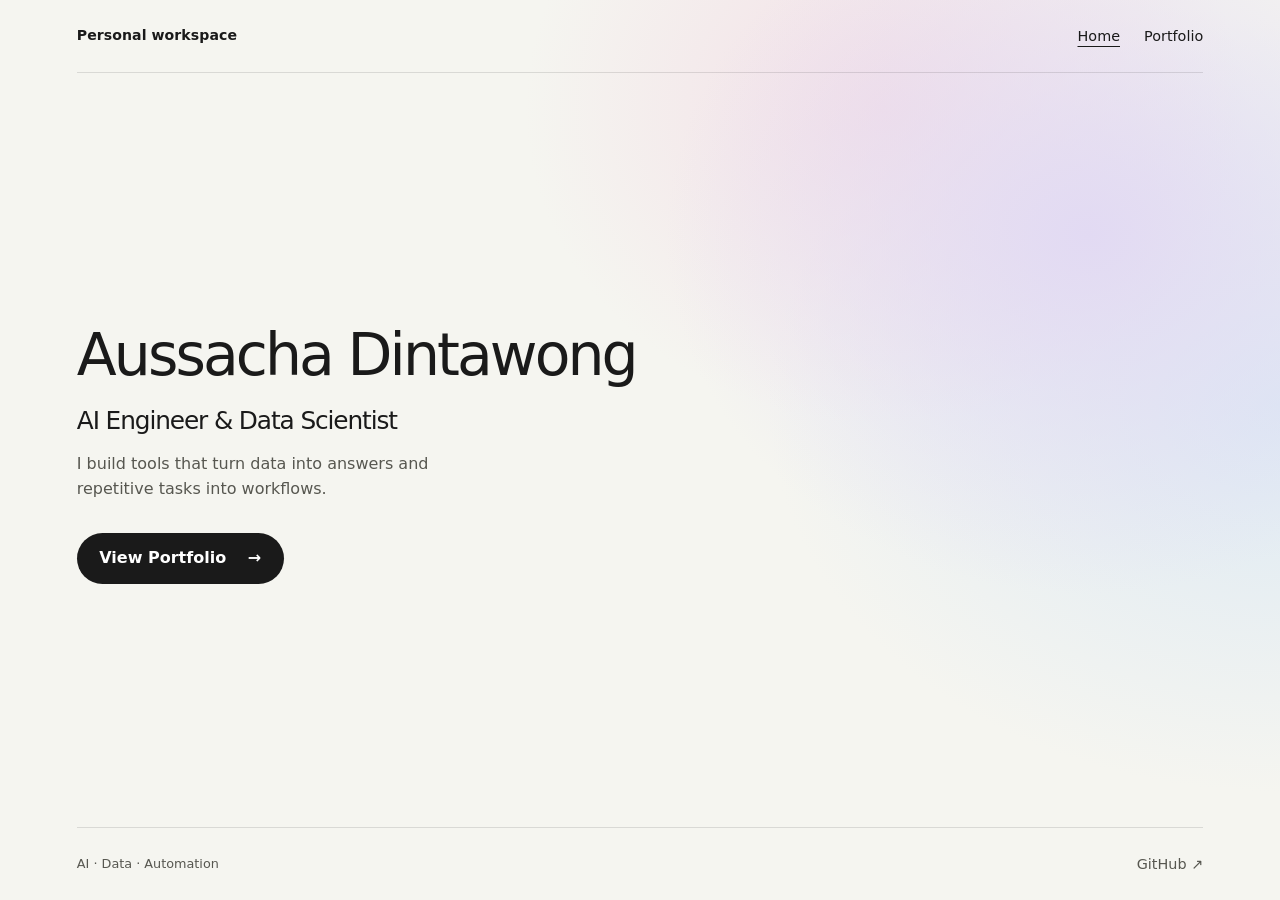
<file: index.html>
<!doctype html>
<html lang="en">
<head>
  <meta charset="utf-8">
  <meta name="viewport" content="width=device-width, initial-scale=1">
  <meta name="theme-color" content="#f5f5f0">
  <meta name="description" content="Explore work in applied AI, data science, and automation.">
  <title>Home · Aussacha Dintawong</title>
  <link rel="stylesheet" href="/style.css?v=home-2">
</head>
<body>
  <header><span class="mark">Personal workspace</span><nav aria-label="Main navigation"><a href="/" aria-current="page">Home</a><a href="/portfolio/">Portfolio</a></nav></header>
  <main><div class="intro">
    <h1>Aussacha Dintawong</h1>
    <p class="role">AI Engineer &amp; Data Scientist</p>
    <p class="summary">I build tools that turn data into answers and repetitive tasks into workflows.</p>
    <a class="button" href="/portfolio/">View Portfolio <span aria-hidden="true">→</span></a>
  </div></main>
  <footer><span>AI · Data · Automation</span><a href="https://github.com/Aussachaa">GitHub <span aria-hidden="true">↗</span></a></footer>
</body>
</html>
</file>
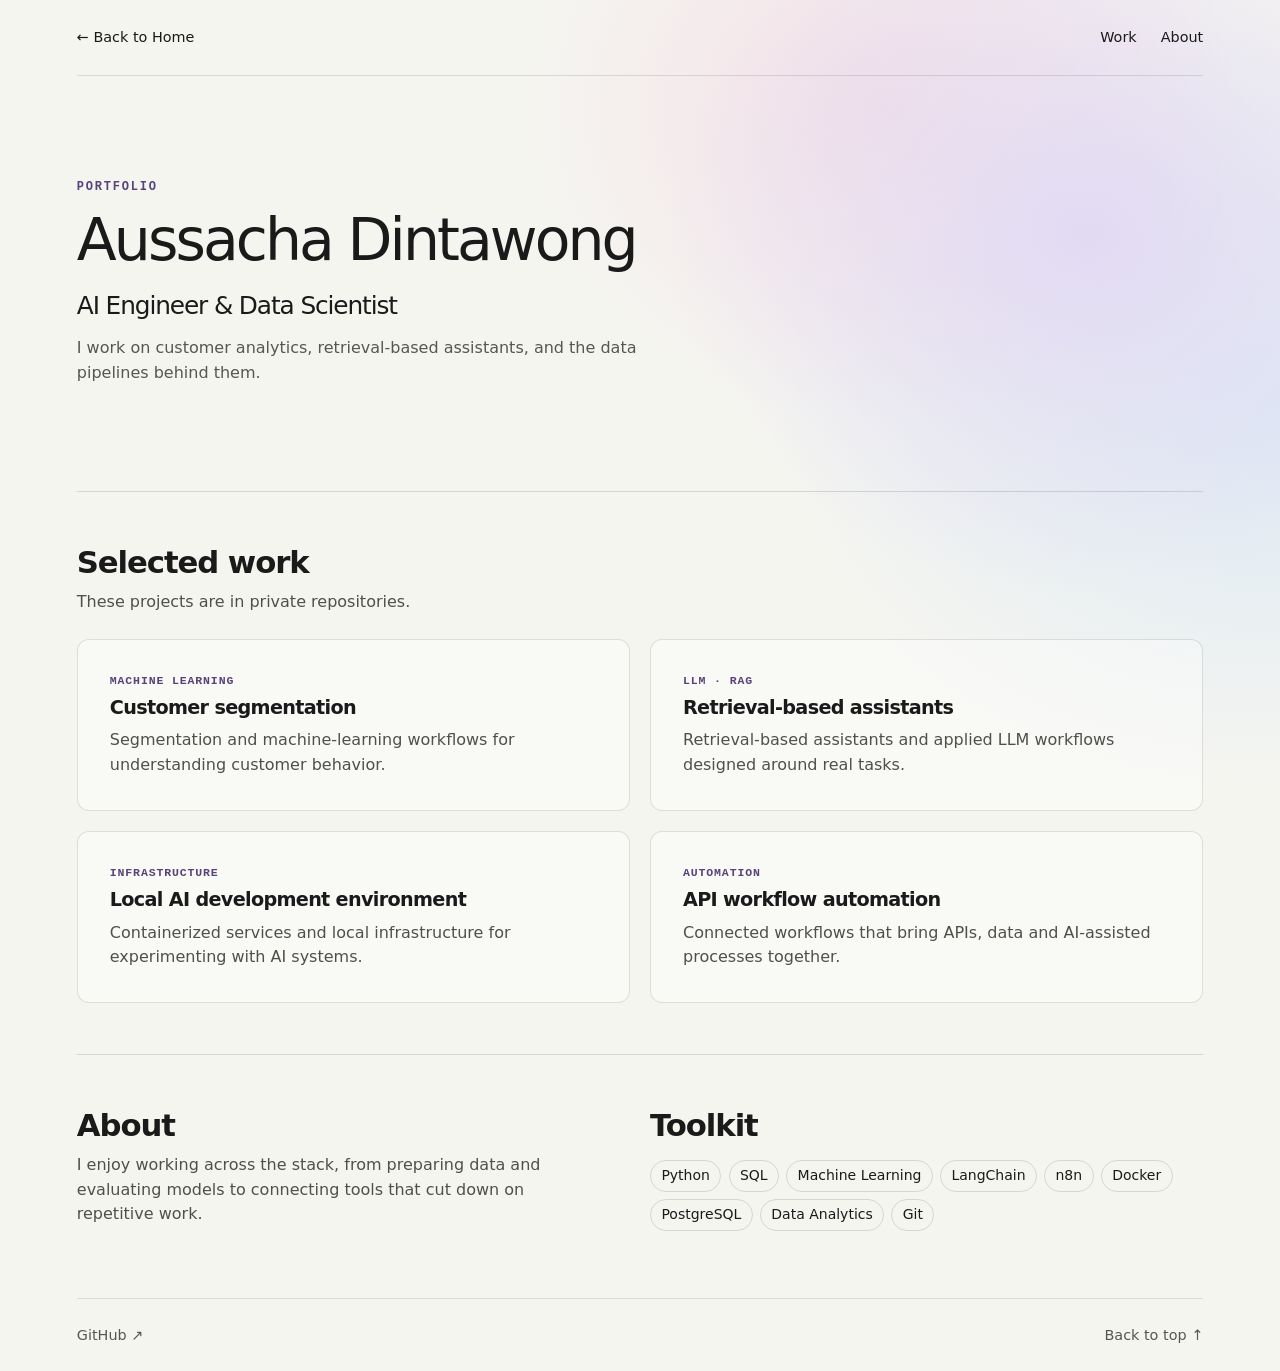
<file: portfolio/index.html>
<!doctype html>
<html lang="en">
<head>
  <meta charset="utf-8">
  <meta name="viewport" content="width=device-width, initial-scale=1">
  <meta name="theme-color" content="#f5f5f0">
  <meta name="description" content="Aussacha Dintawong — AI Engineer and Data Scientist building intelligent systems through AI, Machine Learning and Data Engineering.">
  <title>Portfolio · Aussacha Dintawong</title>
  <link rel="stylesheet" href="/style.css?v=home-2">
  <link rel="stylesheet" href="style.css?v=folio-3">
</head>
<body id="top">
  <header><a class="back" href="/">← Back to Home</a><nav aria-label="Portfolio navigation"><a href="#work">Work</a><a href="#about">About</a></nav></header>
  <main>
    <section class="hero" aria-labelledby="name"><p class="label">Portfolio</p><h1 id="name">Aussacha Dintawong</h1><p class="role">AI Engineer &amp; Data Scientist</p><p class="summary">I work on customer analytics, retrieval-based assistants, and the data pipelines behind them.</p></section>
    <section id="work"><h2>Selected work</h2><p class="note">These projects are in private repositories.</p><div class="projects"><article><p class="category">MACHINE LEARNING</p><h3>Customer segmentation</h3><p>Segmentation and machine-learning workflows for understanding customer behavior.</p></article>
<article><p class="category">LLM · RAG</p><h3>Retrieval-based assistants</h3><p>Retrieval-based assistants and applied LLM workflows designed around real tasks.</p></article>
<article><p class="category">INFRASTRUCTURE</p><h3>Local AI development environment</h3><p>Containerized services and local infrastructure for experimenting with AI systems.</p></article>
<article><p class="category">AUTOMATION</p><h3>API workflow automation</h3><p>Connected workflows that bring APIs, data and AI-assisted processes together.</p></article></div></section>
    <section id="about" class="details"><div><h2>About</h2><p>I enjoy working across the stack, from preparing data and evaluating models to connecting tools that cut down on repetitive work.</p></div><div><h2>Toolkit</h2><ul><li>Python</li><li>SQL</li><li>Machine Learning</li><li>LangChain</li><li>n8n</li><li>Docker</li><li>PostgreSQL</li><li>Data Analytics</li><li>Git</li></ul></div></section>
  </main>
  <footer><a href="https://github.com/Aussachaa">GitHub ↗</a><a href="#top">Back to top ↑</a></footer>
</body>
</html>
</file>
<file: style.css>
* { box-sizing: border-box; }
:root { color-scheme: light; --paper: #f5f5f0; --ink: #1a1a1a; --plum: #57427a; }
body { margin: 0 auto; padding: 0 clamp(1.3rem, 6vw, 6rem); max-width: 90rem; min-height: 100vh; min-height: 100svh; display: flex; flex-direction: column; font: 1rem/1.55 system-ui, sans-serif; color: var(--ink); background-color: var(--paper); background-image: radial-gradient(ellipse 33% 40% at 85% 26%, #e2daf3 0%, transparent 100%), radial-gradient(ellipse 28% 35% at 69% 12%, #f3dfe7 0%, transparent 100%), radial-gradient(ellipse 40% 43% at 100% 45%, #dce9f4 0%, transparent 100%); }
header, footer, nav { display: flex; align-items: center; justify-content: space-between; gap: 1.5rem; }
header, footer { padding: 1.25rem 0; }
header { border-bottom: 1px solid #1a1a1a20; }
.mark { font-size: .88rem; font-weight: 550; letter-spacing: .005em; }
.mark span, h1 span { color: #8c79af; }
a { color: inherit; text-underline-offset: .35em; }
nav a, footer a { font-size: .9rem; text-decoration: none; padding: .35em 0; }
a[aria-current], a:hover { text-decoration: underline; }
a:focus-visible { outline: 3px solid var(--plum); outline-offset: 5px; }
main { flex: 1; display: grid; align-items: center; padding: clamp(3rem, 9vh, 8rem) 0; }
.intro { max-width: 40rem; }
.label { color: var(--plum); font: 600 .75rem/1.5 ui-monospace, monospace; text-transform: uppercase; letter-spacing: .15em; }
h1 { font-size: clamp(2rem, 4.6vw, 3.65rem); font-weight: 520; letter-spacing: -.05em; line-height: 1.12; margin: .12em 0; }
.role { font-size: clamp(1.15rem, 2vw, 1.55rem); line-height: 1.15; margin: .75em 0 .4em; letter-spacing: -.045em; }
.summary { max-width: 25rem; color: #575750; }
.button { display: inline-flex; gap: 1.35rem; align-items: center; margin-top: 1rem; padding: .8rem 1.4rem; border-radius: 3rem; background: var(--ink); color: white; font-weight: 600; text-decoration: none; }
.button:hover { background: var(--plum); text-decoration: none; }
footer { border-top: 1px solid #1a1a1a20; color: #575750; font-size: .8rem; }
</file>
<file: portfolio/style.css>
/* Home owns the palette, type scale, focus treatment and page gutters. */
body { background-size: 100% 100svh; background-repeat: no-repeat; }
main { display: block; padding: 0; }
.back { font-size: .9rem; text-decoration: none; padding: .4rem 0; }
.hero { padding: clamp(2.8rem, 7vw, 6rem) 0; }
.hero .summary { max-width: 37rem; }
h2, h3 { font-weight: 580; letter-spacing: -.035em; line-height: 1.22; }
h2 { font-size: clamp(1.4rem, 2.4vw, 2rem); margin: 0; }
h3 { font-size: 1.2rem; margin: .45rem 0; }
#work, .details { border-top: 1px solid #1a1a1a24; padding: clamp(2rem, 4vw, 3.4rem) 0; }
.note, article p, .details p { margin: .55rem 0 0; max-width: 48ch; color: #514f4a; }
.projects, .details { display: grid; grid-template-columns: repeat(2, minmax(0, 1fr)); gap: 1.25rem; }
.projects { margin-top: 1.5rem; }
article { padding: clamp(1rem, 2.5vw, 2rem); background: #ffffff65; border: 1px solid #1a1a1a20; border-radius: .75rem; }
.category { color: var(--plum); font: 600 .72rem/1.5 ui-monospace, monospace; letter-spacing: .075em; margin: 0; }
ul { display: flex; flex-wrap: wrap; gap: .45rem; padding: 0; list-style: none; }
li { padding: .25rem .65rem; border: 1px solid #1a1a1a24; font-size: .875rem; border-radius: 2rem; }
@media(max-width: 42rem) { .projects, .details { grid-template-columns: 1fr; } .details { gap: 2rem; } }
</file>
